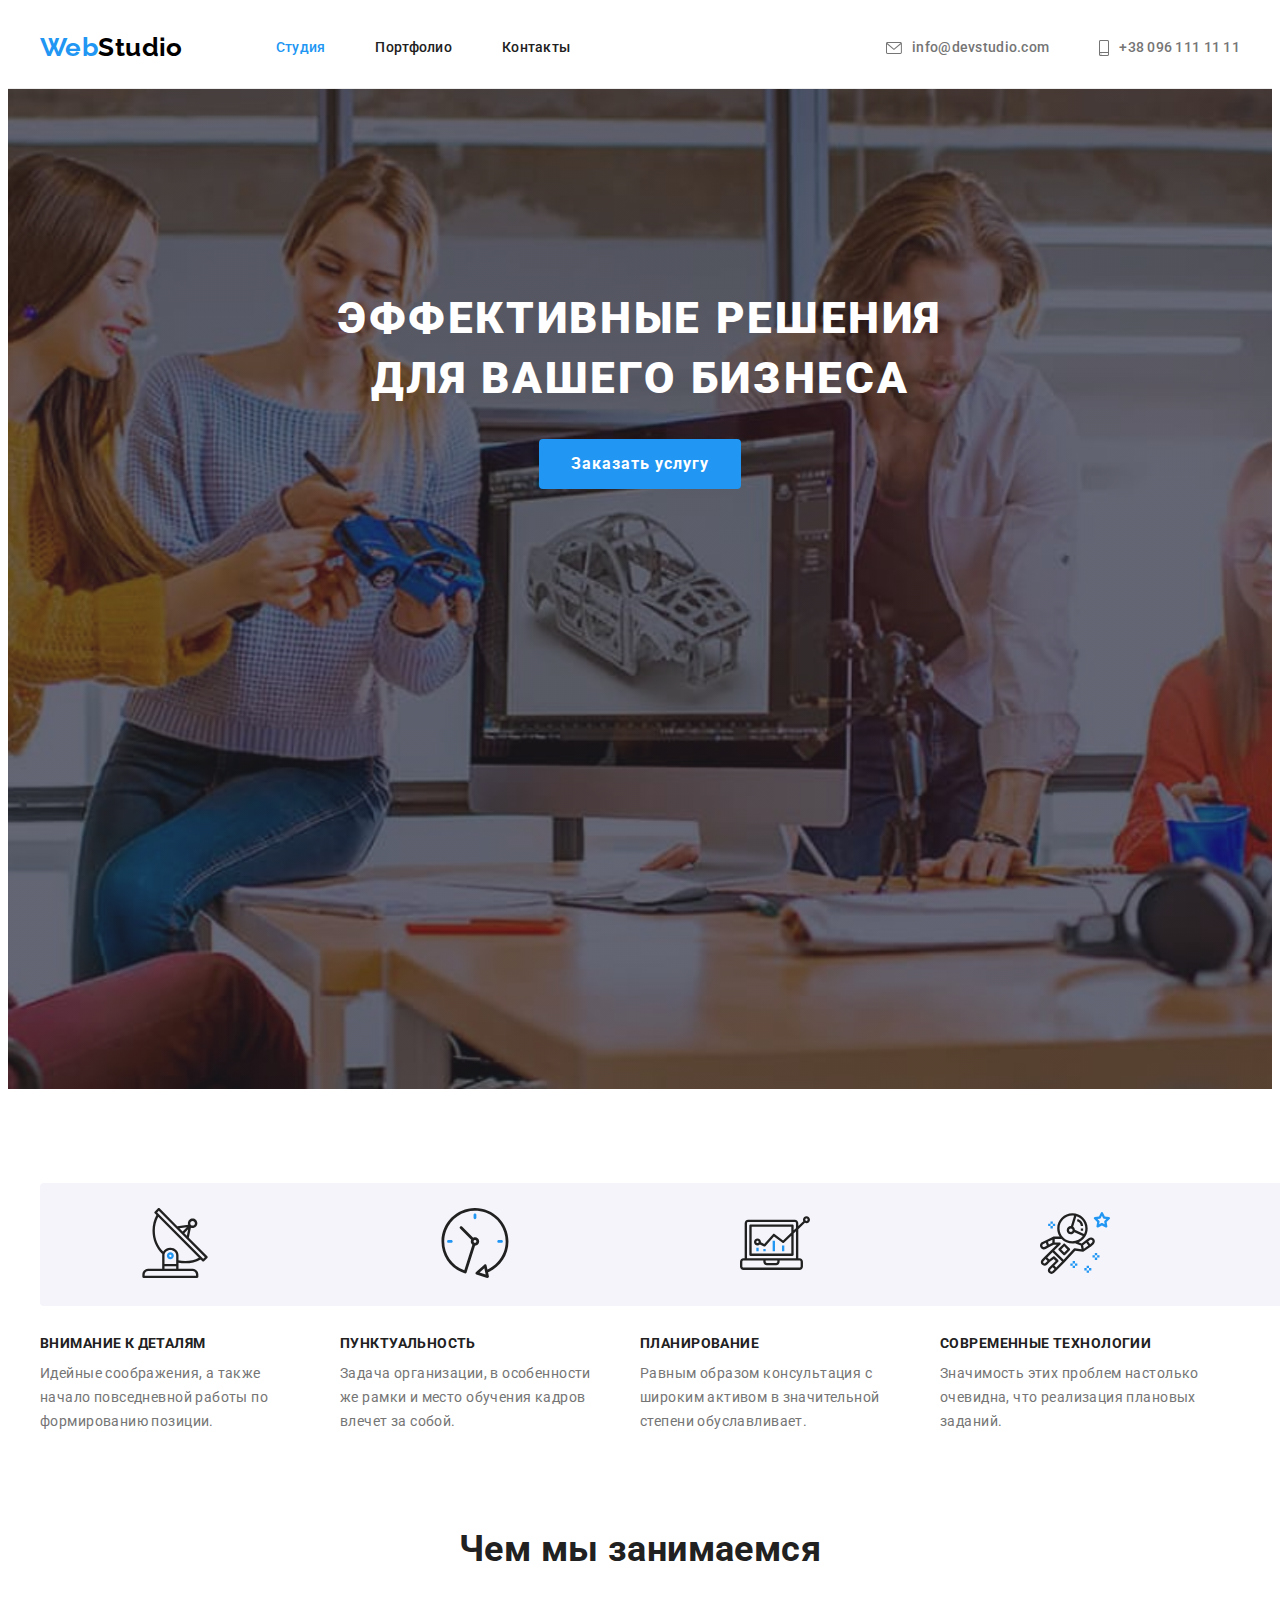
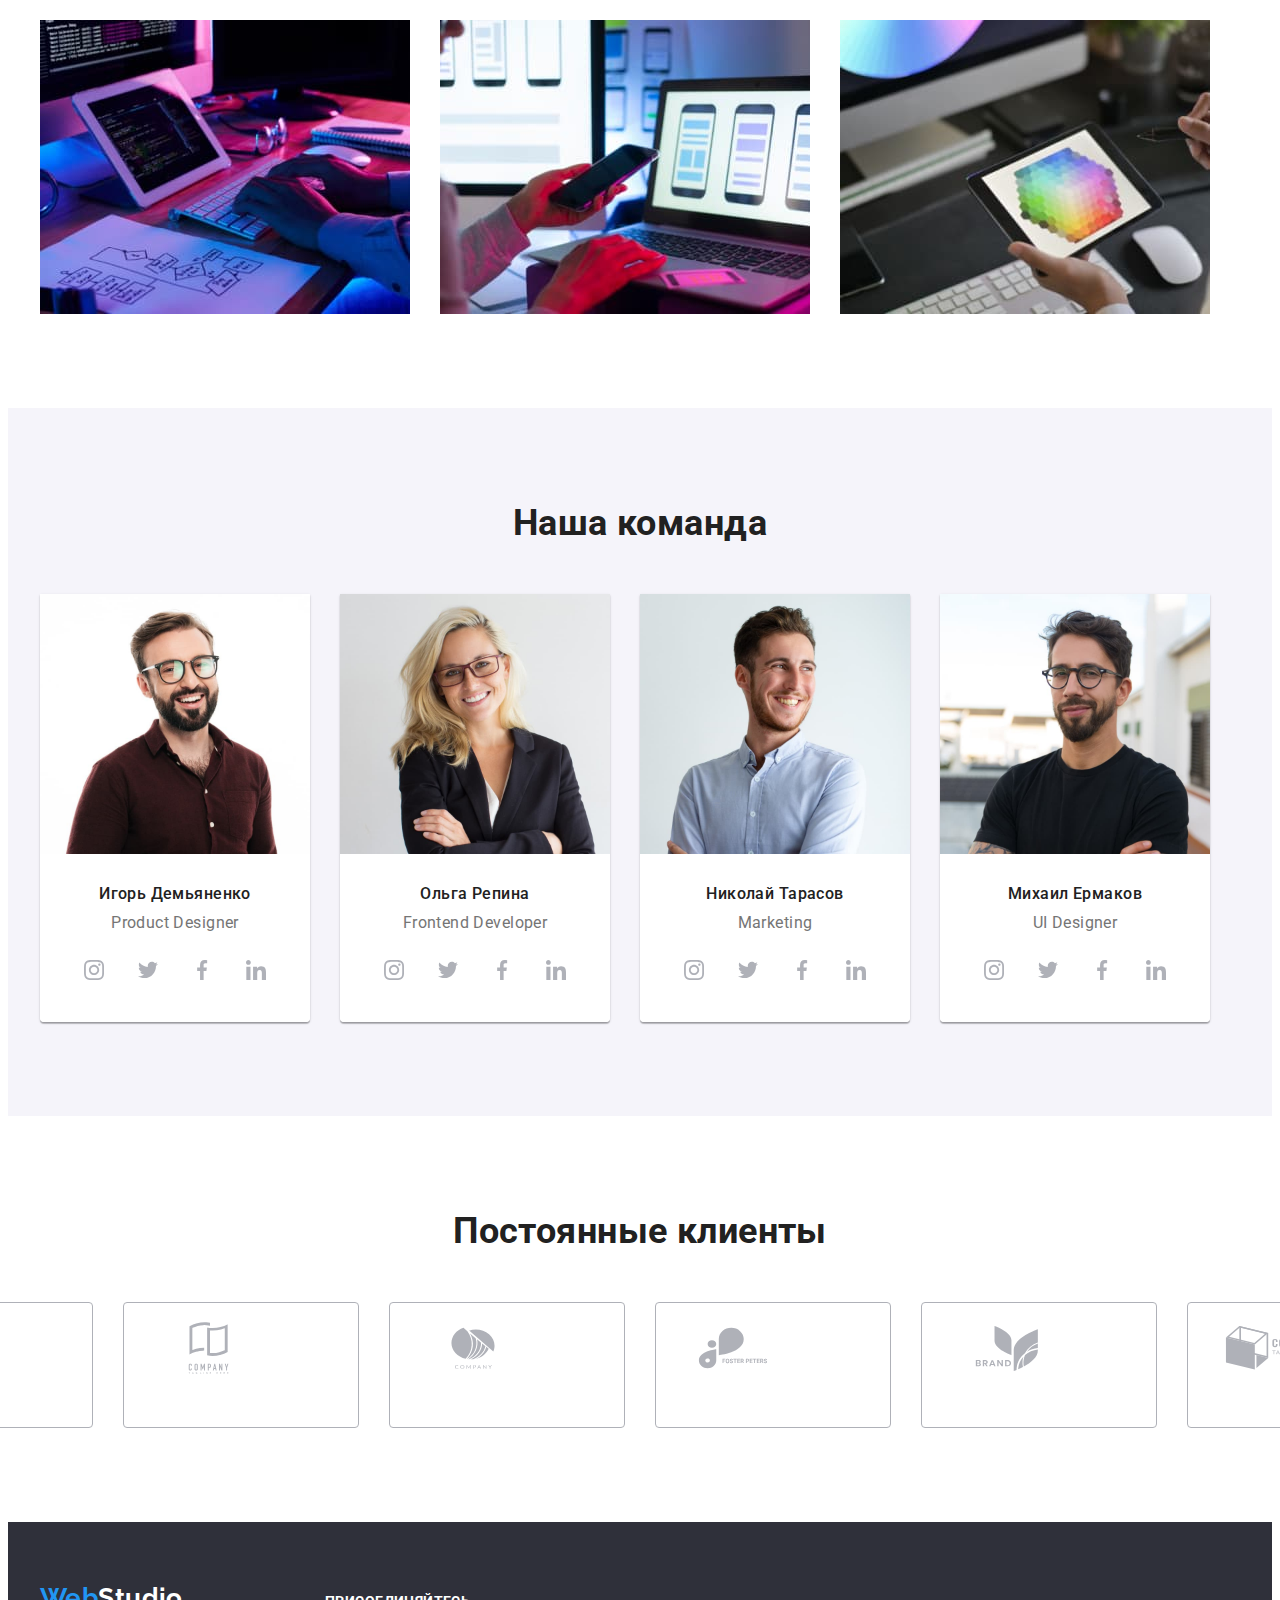
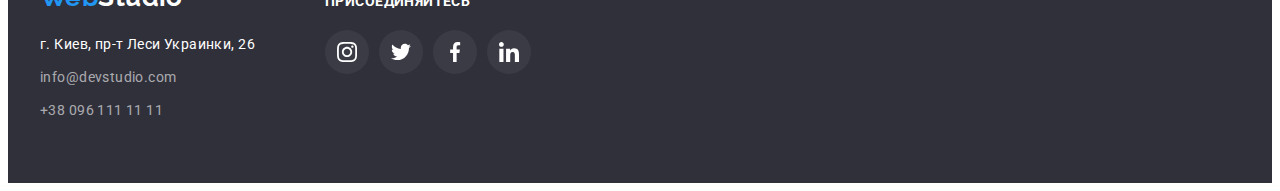
<file: index.html>
<!DOCTYPE html>
<html lang="ru">
  <head>
    <meta charset="UTF-8" />
    <meta http-equiv="X-UA-Compatible" content="IE=edge" />
    <meta name="viewport" content="width=device-width, initial-scale=1.0" />
    <title lang="en">WebStudio</title>
    <link rel="preconnect" href="https://fonts.googleapis.com" />
    <link rel="preconnect" href="https://fonts.gstatic.com" crossorigin />
    <link
      href="https://fonts.googleapis.com/css2?family=Raleway:wght@700&family=Roboto:wght@400;500;700;900&display=swap"
      rel="stylesheet"
    />
    <link
      rel="stylesheet"
      href="https://cdnjs.cloudflare.com/ajax/libs/modern-normalize/1.1.0/modern-normalize.min.css"
      integrity="sha512-wpPYUAdjBVSE4KJnH1VR1HeZfpl1ub8YT/NKx4PuQ5NmX2tKuGu6U/JRp5y+Y8XG2tV+wKQpNHVUX03MfMFn9Q=="
      crossorigin="anonymous"
      referrerpolicy="no-referrer"
    />
    <link rel="stylesheet" href="./css/styles.css" />
  </head>

  <body>
    <!--Шапка сайта-header-->
    <header class="header">
      <div class="container">
        <nav class="header-nav">
          <a href="./index.html" class="header-logo link"
            >Web<span class="header-logo-color">Studio</span>
          </a>
          <ul class="header-list list">
            <li class="header-list-item">
              <a class="header-link link current" href="./index.html">Студия</a>
            </li>
            <li class="header-list-item">
              <a class="header-link link" href="./portfolio.html">Портфолио</a>
            </li>
            <li class="header-list-item">
              <a class="header-link link" href="">Контакты</a>
            </li>
          </ul>
        </nav>
        <ul class="header-contacts list">
          <li class="header-contacts-item">
            <a class="header-mail link" href="mailto:info@devstudio.com">
              <svg class="header-mail-icon" width="16" height="12">
                <use href="./images/icons.svg#icon-envelope"></use>
              </svg>
              info@devstudio.com</a
            >
          </li>
          <li class="header-contacts-item">
            <a class="header-phone link" href="tel:+380961111111">
              <svg class="header-phone-icon" width="10" height="16">
                <use href="./images/icons.svg#icon-smartphone"></use>
              </svg>
              +38 096 111 11 11</a
            >
          </li>
        </ul>
      </div>
    </header>

    <!--Оснавная часть-main section-->
    <main>
      <!--Cекция Герой-Hero-->
      <section class="hero">
        <div class="container">
          <h1 class="hero-title">Эффективные решения для вашего бизнеса</h1>
          <button type="button" class="hero-button">Заказать услугу</button>
        </div>
      </section>

      <!--Секция Наши преимущества-->
      <section class="benefits section">
        <div class="container">
          <h2 class="benefits-main-title visually-hidden">Наши преимущества</h2>
          <ul class="benefits-list list">
            <li class="benefits-item">
              <div class="benefits-thumb">
                <svg class="benefits-icon" width="70" height="70">
                  <use href="./images/icons.svg#icon-antenna"></use>
                </svg>
              </div>
              <h3 class="benefits-secondary-title">Внимание к деталям</h3>
              <p class="benefits-text">
                Идейные соображения, а также начало повседневной работы по
                формированию позиции.
              </p>
            </li>
            <li class="benefits-item">
              <div class="benefits-thumb">
                <svg class="benefits-icon" width="70" height="70">
                  <use href="./images/icons.svg#icon-clock"></use>
                </svg>
              </div>
              <h3 class="benefits-secondary-title">Пунктуальность</h3>
              <p class="benefits-text">
                Задача организации, в особенности же рамки и место обучения
                кадров влечет за собой.
              </p>
            </li>
            <li class="benefits-item">
              <div class="benefits-thumb">
                <svg class="benefits-icon" width="70" height="70">
                  <use href="./images/icons.svg#icon-diagram"></use>
                </svg>
              </div>
              <h3 class="benefits-secondary-title">Планирование</h3>
              <p class="benefits-text">
                Равным образом консультация с широким активом в значительной
                степени обуславливает.
              </p>
            </li>
            <li class="benefits-item">
              <div class="benefits-thumb">
                <svg class="benefits-icon" width="70" height="70">
                  <use href="./images/icons.svg#icon-astronaut"></use>
                </svg>
              </div>
              <h3 class="benefits-secondary-title">Современные технологии</h3>
              <p class="benefits-text">
                Значимость этих проблем настолько очевидна, что реализация
                плановых заданий.
              </p>
            </li>
          </ul>
        </div>
      </section>

      <!--Секция Чем мы занимаемся-->
      <section class="speciality section">
        <div class="container">
          <h2 class="speciality-title">Чем мы занимаемся</h2>
          <ul class="speciality-list list">
            <li class="speciality-item">
              <img
                class="speciality-img"
                src="images/work-1.jpg"
                alt="Десктопные приложения"
                width="370"
                height="294"
              />
            </li>
            <li class="speciality-item">
              <img
                class="speciality-img"
                src="images/work-2.jpg"
                alt="Мобильные приложения"
                width="370"
                height="294"
              />
            </li>
            <li class="speciality-item">
              <img
                class="speciality-img"
                src="images/work-3.jpg"
                alt="Дизайнерские решения"
                width="370"
                height="294"
              />
            </li>
          </ul>
        </div>
      </section>

      <!--Секция Наша команда-->
      <section class="team section">
        <div class="container">
          <h2 class="team-main-title">Наша команда</h2>
          <ul class="team-list list">
            <li class="team-item">
              <img
                class="team-img"
                src="images/igor.jpg"
                alt="Игорь Демьяненко"
                width="270"
                height="260"
              />
              <div class="team-card">
                <h3 class="team-secondary-title">Игорь Демьяненко</h3>
                <p lang="en" class="team-text">Product Designer</p>
                <ul class="team-soc-list list">
                  <li class="team-soc-item">
                    <a href="" class="team-soc-link link">
                      <svg class="team-instagram-icon" width="20" height="20">
                        <use href="./images/icons.svg#icon-instagram"></use>
                      </svg>
                    </a>
                  </li>
                  <li class="team-soc-item">
                    <a href="" class="team-soc-link link">
                      <svg class="team-twitter-icon" width="20" height="20">
                        <use href="./images/icons.svg#icon-twitter"></use>
                      </svg>
                    </a>
                  </li>
                  <li class="team-soc-item">
                    <a href="" class="team-soc-link link">
                      <svg class="team-facebook-icon" width="20" height="20">
                        <use href="./images/icons.svg#icon-facebook"></use>
                      </svg>
                    </a>
                  </li>
                  <li class="team-soc-item">
                    <a href="" class="team-soc-link link">
                      <svg class="team-linkedin-icon" width="20" height="20">
                        <use href="./images/icons.svg#icon-linkedin"></use>
                      </svg>
                    </a>
                  </li>
                </ul>
              </div>
            </li>
            <li class="team-item">
              <img
                class="team-img"
                src="images/olga.jpg"
                alt="Ольга Репина"
                width="270"
                height="260"
              />
              <div class="team-card">
                <h3 class="team-secondary-title">Ольга Репина</h3>
                <p lang="en" class="team-text">Frontend Developer</p>
                <ul class="team-soc-list list">
                  <li class="team-soc-item">
                    <a href="" class="team-soc-link link">
                      <svg class="team-instagram-icon" width="20" height="20">
                        <use href="./images/icons.svg#icon-instagram"></use>
                      </svg>
                    </a>
                  </li>
                  <li class="team-soc-item">
                    <a href="" class="team-soc-link link">
                      <svg class="team-twitter-icon" width="20" height="20">
                        <use href="./images/icons.svg#icon-twitter"></use>
                      </svg>
                    </a>
                  </li>
                  <li class="team-soc-item">
                    <a href="" class="team-soc-link link">
                      <svg class="team-facebook-icon" width="20" height="20">
                        <use href="./images/icons.svg#icon-facebook"></use>
                      </svg>
                    </a>
                  </li>
                  <li class="team-soc-item">
                    <a href="" class="team-soc-link link">
                      <svg class="team-linkedin-icon" width="20" height="20">
                        <use href="./images/icons.svg#icon-linkedin"></use>
                      </svg>
                    </a>
                  </li>
                </ul>
              </div>
            </li>
            <li class="team-item">
              <img
                class="team-img"
                src="images/nikolay.jpg"
                alt="Николай Тарасов"
                width="270"
                height="260"
              />
              <div class="team-card">
                <h3 class="team-secondary-title">Николай Тарасов</h3>
                <p lang="en" class="team-text">Marketing</p>
                <ul class="team-soc-list list">
                  <li class="team-soc-item">
                    <a href="" class="team-soc-link link">
                      <svg class="team-instagram-icon" width="20" height="20">
                        <use href="./images/icons.svg#icon-instagram"></use>
                      </svg>
                    </a>
                  </li>
                  <li class="team-soc-item">
                    <a href="" class="team-soc-link link">
                      <svg class="team-twitter-icon" width="20" height="20">
                        <use href="./images/icons.svg#icon-twitter"></use>
                      </svg>
                    </a>
                  </li>
                  <li class="team-soc-item">
                    <a href="" class="team-soc-link link">
                      <svg class="team-facebook-icon" width="20" height="20">
                        <use href="./images/icons.svg#icon-facebook"></use>
                      </svg>
                    </a>
                  </li>
                  <li class="team-soc-item">
                    <a href="" class="team-soc-link link">
                      <svg class="team-linkedin-icon" width="20" height="20">
                        <use href="./images/icons.svg#icon-linkedin"></use>
                      </svg>
                    </a>
                  </li>
                </ul>
              </div>
            </li>
            <li class="team-item">
              <img
                class="team-img"
                src="images/michael.jpg"
                alt="Михаил Ермаков"
                width="270"
                height="260"
              />
              <div class="team-card">
                <h3 class="team-secondary-title">Михаил Ермаков</h3>
                <p lang="en" class="team-text">UI Designer</p>
                <ul class="team-soc-list list">
                  <li class="team-soc-item">
                    <a href="" class="team-soc-link link">
                      <svg class="team-instagram-icon" width="20" height="20">
                        <use href="./images/icons.svg#icon-instagram"></use>
                      </svg>
                    </a>
                  </li>
                  <li class="team-soc-item">
                    <a href="" class="team-soc-link link">
                      <svg class="team-twitter-icon" width="20" height="20">
                        <use href="./images/icons.svg#icon-twitter"></use>
                      </svg>
                    </a>
                  </li>
                  <li class="team-soc-item">
                    <a href="" class="team-soc-link link">
                      <svg class="team-facebook-icon" width="20" height="20">
                        <use href="./images/icons.svg#icon-facebook"></use>
                      </svg>
                    </a>
                  </li>
                  <li class="team-soc-item">
                    <a href="" class="team-soc-link link">
                      <svg class="team-linkedin-icon" width="20" height="20">
                        <use href="./images/icons.svg#icon-linkedin"></use>
                      </svg>
                    </a>
                  </li>
                </ul>
              </div>
            </li>
          </ul>
        </div>
      </section>
    </main>

    <!--Секция Постоянные клиенты-->
    <section class="clients section">
      <div class="container">
        <h2 class="clients-title">Постоянные клиенты</h2>
        <ul class="clients-list list">
          <li class="clients-item">
            <a href="" class="clients-link link">
              <svg class="clients-icon" width="106" height="60">
                <use href="./images/icons.svg#icon-Logo1"></use>
              </svg>
            </a>
          </li>
          <li class="clients-item">
            <a href="" class="clients-link link">
              <svg class="clients-icon" width="106" height="60">
                <use href="./images/icons.svg#icon-Logo2"></use>
              </svg>
            </a>
          </li>
          <li class="clients-item">
            <a href="" class="clients-link link">
              <svg class="clients-icon" width="106" height="60">
                <use href="./images/icons.svg#icon-Logo3"></use>
              </svg>
            </a>
          </li>
          <li class="clients-item">
            <a href="" class="clients-link link">
              <svg class="clients-icon" width="106" height="60">
                <use href="./images/icons.svg#icon-Logo4"></use>
              </svg>
            </a>
          </li>
          <li class="clients-item">
            <a href="" class="clients-link link">
              <svg class="clients-icon" width="106" height="60">
                <use href="./images/icons.svg#icon-Logo5"></use>
              </svg>
            </a>
          </li>
          <li class="clients-item">
            <a href="" class="clients-link link">
              <svg class="clients-icon" width="106" height="60">
                <use href="./images/icons.svg#icon-Logo6"></use>
              </svg>
            </a>
          </li>
        </ul>
      </div>
    </section>

    <!--Подвал сайта-Footer-->
    <footer class="footer">
      <div class="container">
        <div class="footer-contacts">
          <h2 class="footer-contacts-title visually-hidden">Контакты</h2>
          <a href="./index.html" class="footer-logo link"
            >Web<span class="footer-logo-color">Studio</span></a
          >
          <address class="footer-address">
            <ul class="footer-list list">
              <li class="footer-item">
                <a
                  class="footer-item-address link"
                  href="https://goo.gl/maps/ScY4iCvfYyfJTP7n7"
                  target="_blank"
                  rel="noreferrer noopener nofollow"
                  >г. Киев, пр-т Леси Украинки, 26</a
                >
              </li>
              <li class="footer-item">
                <a
                  class="footer-item-mail link"
                  href="mailto:info@devstudio.com"
                  >info@devstudio.com</a
                >
              </li>
              <li class="footer-item">
                <a class="footer-item-phone link" href="tel:+380961111111"
                  >+38 096 111 11 11</a
                >
              </li>
            </ul>
          </address>
        </div>
        <div class="footer-join">
          <h2 class="footer-join-title">Присоединяйтесь</h2>
          <ul class="footer-soc-list list">
            <li class="footer-soc-item">
              <a href="" class="footer-soc-link link">
                <svg class="footer-instagram-icon" width="20" height="20">
                  <use href="./images/icons.svg#icon-instagram"></use>
                </svg>
              </a>
            </li>
            <li class="footer-soc-item">
              <a href="" class="footer-soc-link link">
                <svg class="footer-twitter-icon" width="20" height="20">
                  <use href="./images/icons.svg#icon-twitter"></use>
                </svg>
              </a>
            </li>
            <li class="footer-soc-item">
              <a href="" class="footer-soc-link link">
                <svg class="footer-facebook-icon" width="20" height="20">
                  <use href="./images/icons.svg#icon-facebook"></use>
                </svg>
              </a>
            </li>
            <li class="footer-soc-item">
              <a href="" class="footer-soc-link link">
                <svg class="footer-linkedin-icon" width="20" height="20">
                  <use href="./images/icons.svg#icon-linkedin"></use>
                </svg>
              </a>
            </li>
          </ul>
        </div>
      </div>
    </footer>
  </body>
</html>
</file>
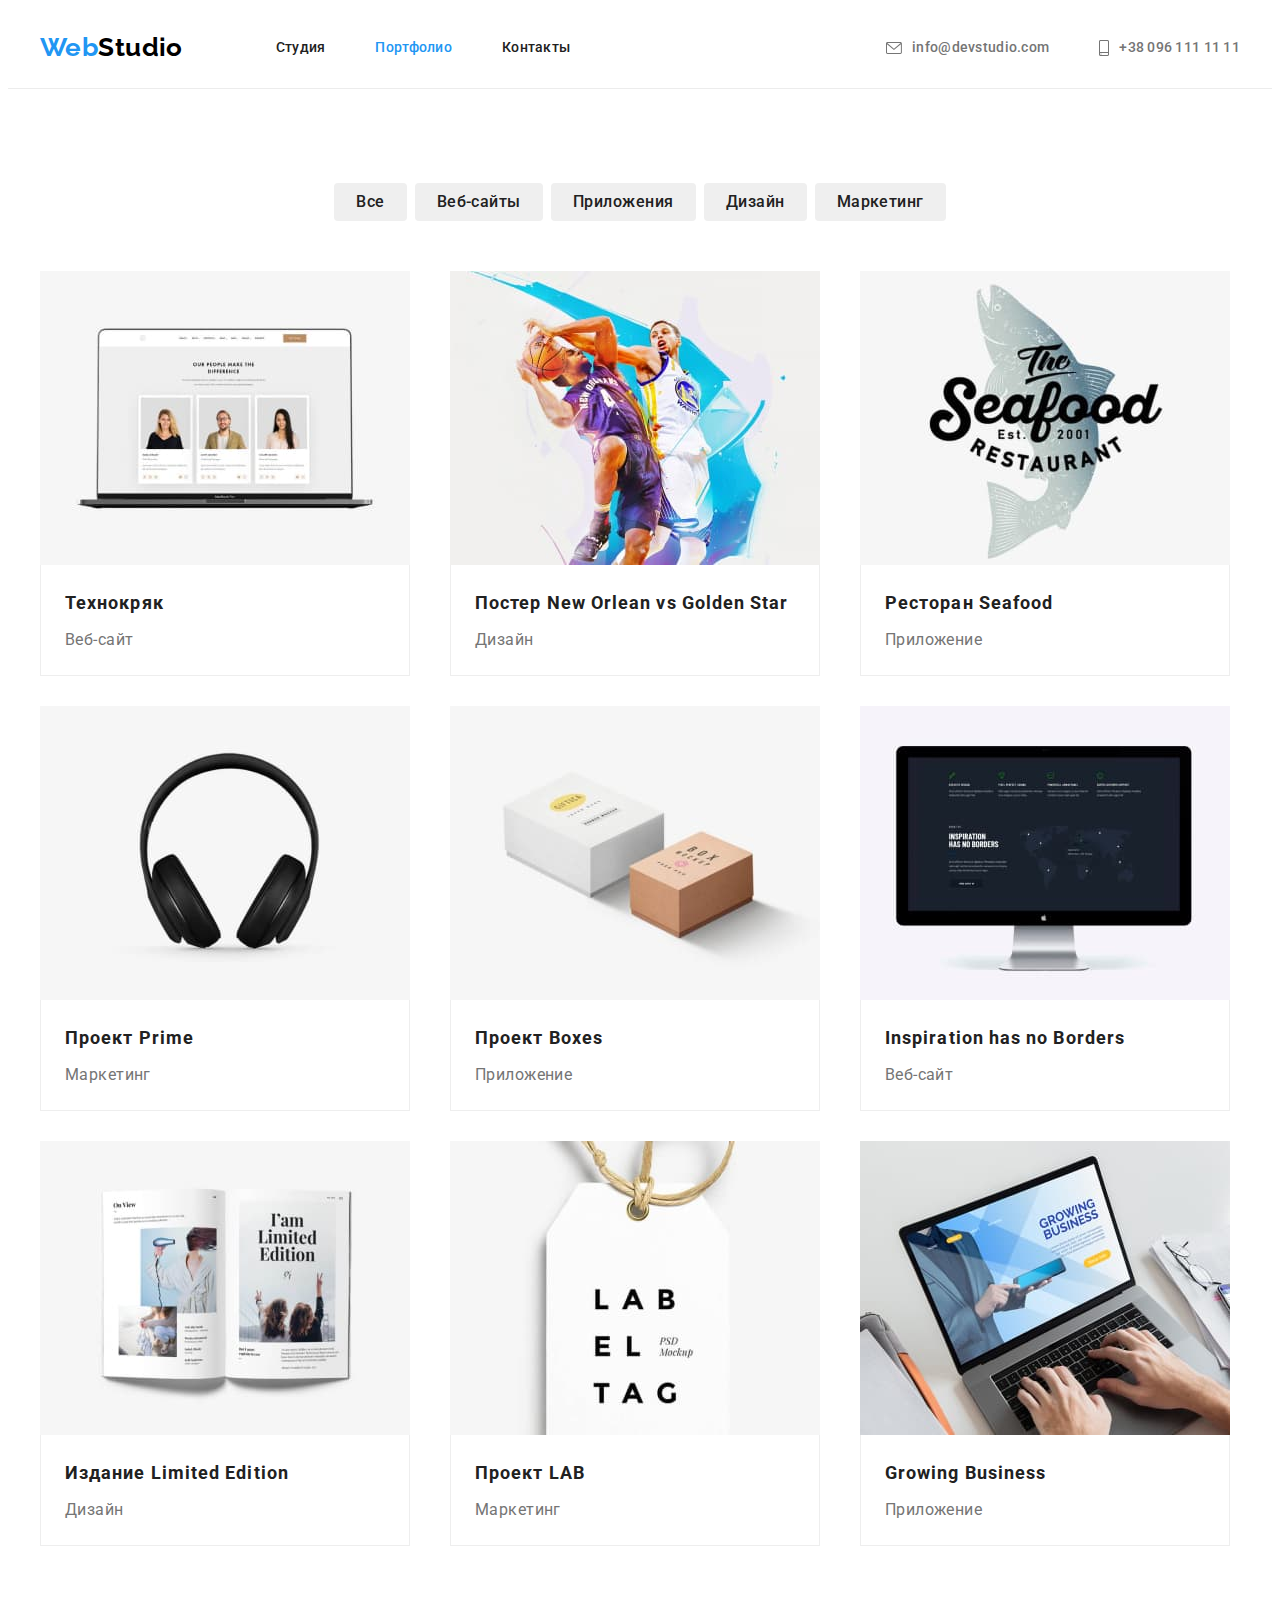
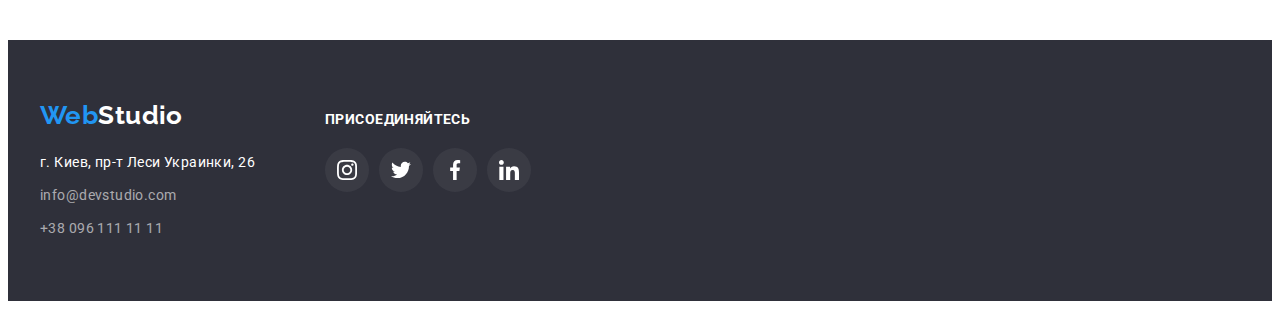
<file: portfolio.html>
<!DOCTYPE html>
<html lang="ru">
  <head>
    <meta charset="UTF-8" />
    <meta http-equiv="X-UA-Compatible" content="IE=edge" />
    <meta name="viewport" content="width=device-width, initial-scale=1.0" />
    <title lang="en">Portfolio</title>
    <link rel="preconnect" href="https://fonts.googleapis.com" />
    <link rel="preconnect" href="https://fonts.gstatic.com" crossorigin />
    <link
      href="https://fonts.googleapis.com/css2?family=Raleway:wght@700&family=Roboto:wght@400;500;700;900&display=swap"
      rel="stylesheet"
    />
    <link
      rel="stylesheet"
      href="https://cdnjs.cloudflare.com/ajax/libs/modern-normalize/1.1.0/modern-normalize.min.css"
      integrity="sha512-wpPYUAdjBVSE4KJnH1VR1HeZfpl1ub8YT/NKx4PuQ5NmX2tKuGu6U/JRp5y+Y8XG2tV+wKQpNHVUX03MfMFn9Q=="
      crossorigin="anonymous"
      referrerpolicy="no-referrer"
    />
    <link rel="stylesheet" href="./css/styles.css" />
  </head>

  <body>
    <!--Шапка сайта-header-->
    <header class="header">
      <div class="container">
        <nav class="header-nav">
          <a href="./index.html" class="header-logo link"
            >Web<span class="header-logo-color">Studio</span>
          </a>
          <ul class="header-list list">
            <li class="header-list-item">
              <a class="header-link link" href="./index.html">Студия</a>
            </li>
            <li class="header-list-item">
              <a class="header-link link current" href="./portfolio.html"
                >Портфолио</a
              >
            </li>
            <li class="header-list-item">
              <a class="header-link link" href="">Контакты</a>
            </li>
          </ul>
        </nav>
        <ul class="header-contacts list">
          <li class="header-contacts-item">
            <a class="header-mail link" href="mailto:info@devstudio.com">
              <svg class="header-mail-icon" width="16" height="12">
                <use href="./images/icons.svg#icon-envelope"></use>
              </svg>
              info@devstudio.com</a
            >
          </li>
          <li class="header-contacts-item">
            <a class="header-phone link" href="tel:+380961111111">
              <svg class="header-phone-icon" width="10" height="16">
                <use href="./images/icons.svg#icon-smartphone"></use>
              </svg>
              +38 096 111 11 11</a
            >
          </li>
        </ul>
      </div>
    </header>

    <!--Оснавная часть-main section-->
    <main>
      <!--Cекция Portfolio-->
      <section class="portfolio section">
        <div class="container">
          <h1 class="portfolio-title visually-hidden">Наши работы</h1>

          <ul class="portfolio-filter list">
            <li class="portfolio-filter-item">
              <button type="button" class="portfolio-button">Все</button>
            </li>
            <li class="portfolio-filter-item">
              <button type="button" class="portfolio-button">Веб-сайты</button>
            </li>
            <li class="portfolio-filter-item">
              <button type="button" class="portfolio-button">Приложения</button>
            </li>
            <li class="portfolio-filter-item">
              <button type="button" class="portfolio-button">Дизайн</button>
            </li>
            <li class="portfolio-filter-item">
              <button type="button" class="portfolio-button">Маркетинг</button>
            </li>
          </ul>

          <ul class="portfolio-list list">
            <li class="portfolio-item">
              <a class="portfolio-card link" href="">
                <div class="portfolio-thumb">
                  <img src="images/technoquack.jpg" alt="Технокряк" />
                </div>

                <div class="portfolio-content">
                  <h2 class="porfolio-secondary-title">Технокряк</h2>
                  <p class="portfolio-text">Веб-сайт</p>
                </div>
              </a>
            </li>

            <li class="portfolio-item">
              <a class="portfolio-card link" href="">
                <div class="portfolio-thumb">
                  <img
                    src="images/new-orlean-vs-golden-star.jpg"
                    alt="Постер New Orlean vs Golden Star"
                  />
                </div>

                <div class="portfolio-content">
                  <h2 class="porfolio-secondary-title">
                    Постер New Orlean vs Golden Star
                  </h2>
                  <p class="portfolio-text">Дизайн</p>
                </div>
              </a>
            </li>

            <li class="portfolio-item">
              <a class="portfolio-card link" href="">
                <div class="portfolio-thumb">
                  <img
                    src="images/restaurant-seafood.jpg"
                    alt="Ресторан Seafood"
                  />
                </div>

                <div class="portfolio-content">
                  <h2 class="porfolio-secondary-title">Ресторан Seafood</h2>
                  <p class="portfolio-text">Приложение</p>
                </div>
              </a>
            </li>

            <li class="portfolio-item">
              <a class="portfolio-card link" href="">
                <div class="portfolio-thumb">
                  <img src="images/project-prime.jpg" alt="Проект Prime" />
                </div>

                <div class="portfolio-content">
                  <h2 class="porfolio-secondary-title">Проект Prime</h2>
                  <p class="portfolio-text">Маркетинг</p>
                </div>
              </a>
            </li>

            <li class="portfolio-item">
              <a class="portfolio-card link" href="">
                <div class="portfolio-thumb">
                  <img src="images/project-boxes.jpg" alt="Проект Boxes" />
                </div>

                <div class="portfolio-content">
                  <h2 class="porfolio-secondary-title">Проект Boxes</h2>
                  <p class="portfolio-text">Приложение</p>
                </div>
              </a>
            </li>

            <li class="portfolio-item">
              <a class="portfolio-card link" href="">
                <div class="portfolio-thumb">
                  <img
                    src="images/inspiration-has-no-borders.jpg"
                    alt="Inspiration has no Borders"
                  />
                </div>

                <div class="portfolio-content">
                  <h2 class="porfolio-secondary-title">
                    Inspiration has no Borders
                  </h2>
                  <p class="portfolio-text">Веб-сайт</p>
                </div>
              </a>
            </li>

            <li class="portfolio-item">
              <a class="portfolio-card link" href="">
                <div class="portfolio-thumb">
                  <img
                    src="images/limited-edition.jpg"
                    alt="Издание Limited Edition"
                  />
                </div>

                <div class="portfolio-content">
                  <h2 class="porfolio-secondary-title">
                    Издание Limited Edition
                  </h2>
                  <p class="portfolio-text">Дизайн</p>
                </div>
              </a>
            </li>

            <li class="portfolio-item">
              <a class="portfolio-card link" href="">
                <div class="portfolio-thumb">
                  <img src="images/project-lab.jpg" alt="Проект LAB" />
                </div>

                <div class="portfolio-content">
                  <h2 class="porfolio-secondary-title">Проект LAB</h2>
                  <p class="portfolio-text">Маркетинг</p>
                </div>
              </a>
            </li>

            <li class="portfolio-item">
              <a class="portfolio-card link" href="">
                <div class="portfolio-thumb">
                  <img
                    class="portfolio-img"
                    src="images/growing-business.jpg"
                    alt="Growing Business"
                  />
                </div>

                <div class="portfolio-content">
                  <h2 class="porfolio-secondary-title">Growing Business</h2>
                  <p class="portfolio-text">Приложение</p>
                </div>
              </a>
            </li>
          </ul>
        </div>
      </section>
    </main>

    <!--Подвал сайта-Footer-->
    <footer class="footer">
      <div class="container">
        <div class="footer-contacts">
          <h2 class="footer-contacts-title visually-hidden">Контакты</h2>
          <a href="./index.html" class="footer-logo link"
            >Web<span class="footer-logo-color">Studio</span></a
          >
          <address class="footer-address">
            <ul class="footer-list list">
              <li class="footer-item">
                <a
                  class="footer-item-address link"
                  href="https://goo.gl/maps/ScY4iCvfYyfJTP7n7"
                  target="_blank"
                  rel="noreferrer noopener nofollow"
                  >г. Киев, пр-т Леси Украинки, 26</a
                >
              </li>
              <li class="footer-item">
                <a
                  class="footer-item-mail link"
                  href="mailto:info@devstudio.com"
                  >info@devstudio.com</a
                >
              </li>
              <li class="footer-item">
                <a class="footer-item-phone link" href="tel:+380961111111"
                  >+38 096 111 11 11</a
                >
              </li>
            </ul>
          </address>
        </div>
        <div class="footer-join">
          <h2 class="footer-join-title">Присоединяйтесь</h2>
          <ul class="footer-soc-list list">
            <li class="footer-soc-item">
              <a href="" class="footer-soc-link link">
                <svg class="footer-instagram-icon" width="20" height="20">
                  <use href="./images/icons.svg#icon-instagram"></use>
                </svg>
              </a>
            </li>
            <li class="footer-soc-item">
              <a href="" class="footer-soc-link link">
                <svg class="footer-twitter-icon" width="20" height="20">
                  <use href="./images/icons.svg#icon-twitter"></use>
                </svg>
              </a>
            </li>
            <li class="footer-soc-item">
              <a href="" class="footer-soc-link link">
                <svg class="footer-facebook-icon" width="20" height="20">
                  <use href="./images/icons.svg#icon-facebook"></use>
                </svg>
              </a>
            </li>
            <li class="footer-soc-item">
              <a href="" class="footer-soc-link link">
                <svg class="footer-linkedin-icon" width="20" height="20">
                  <use href="./images/icons.svg#icon-linkedin"></use>
                </svg>
              </a>
            </li>
          </ul>
        </div>
      </div>
    </footer>
  </body>
</html>
</file>
<file: css/styles.css>
:root {
  --main-color: #212121;
  --used-color: #ffffff;
  --used-transparent-color: rgba(255, 255, 255, 0.6);
  --accent-color: #2196f3;
  --body-color: #757575;
  --border-color: #eeeeee;
  --icon-color: #afb1b8;
  --main-gap: 30px;
  --title-gap: 50px;
}

body {
  font-family: "Roboto", "Raleway", sans-serif;
  letter-spacing: 0.03em;
  font-size: 14px;
  background-color: var(--used-color);
  color: var(--body-color);
}

p,
h1,
h2,
h3,
h4,
h5,
h6 {
  margin: 0;
}

button {
  cursor: pointer;
}

img {
  display: block;
  width: 100%;
  height: auto;
}

.container {
  width: 1200px;
  margin-left: auto;
  margin-right: auto;
  padding-left: 15px;
  padding-right: 15px;
}

.section {
  padding-top: 94px;
  padding-bottom: 94px;
}

.link {
  text-decoration: none;
}

.list {
  list-style: none;
  margin: 0;
  padding-left: 0;
}

.visually-hidden {
  position: absolute;
  white-space: nowrap;
  width: 1px;
  height: 1px;
  overflow: hidden;
  border: 0;
  padding: 0;
  clip: rect(0 0 0 0);
  clip-path: inset(50%);
  margin: -1px;
}

/*------------------------------------------------------------------Шапка сайта-header------------------------------------------------------------------*/

.header {
  border-bottom: 1px solid #ececec;
}

.header .container,
.header-nav,
.header-list,
.header-contacts {
  display: flex;
  align-items: center;
}

.header-contacts {
  margin-left: auto;
}

.header-logo {
  margin-right: 93px;
  padding-top: 24px;
  padding-bottom: 25px;

  font-family: "Raleway", "Roboto", sans-serif;
  font-weight: 700;
  font-size: 26px;
  line-height: 1.19;
  color: var(--accent-color);
}

.header-logo-color {
  color: #000000;
}

.header-list-item:not(:last-child),
.header-contacts-item:not(:last-child) {
  margin-right: 50px;
}

.header-link,
.header-mail,
.header-phone {
  padding-top: 32px;
  padding-bottom: 32px;

  font-weight: 500;
  line-height: 1.14;
  letter-spacing: 0.02em;
}

.header-link {
  display: block;
  color: var(--main-color);
}

.current {
  color: var(--accent-color);
}

.header-mail,
.header-phone {
  display: flex;
  justify-content: center;
  align-items: center;
  color: var(--body-color);
}

.header-mail-icon,
.header-phone-icon {
  fill: currentColor;
  margin-right: 10px;
}

.header-link:hover,
.header-mail:hover,
.header-phone:hover,
.header-link:focus,
.header-mail:focus,
.header-phone:focus {
  color: var(--accent-color);
  fill: var(--accent-color);
}

/*------------------------------------------------------------------index.html------------------------------------------------------------------*/
/*--Оснавная часть-main section-->*/

/*------------Cекция Герой-Hero------------*/

.hero {
  padding-top: 200px;
  padding-bottom: 200px;

  height: 600px;
  max-width: 1600px;
  margin-left: auto;
  margin-right: auto;

  background-color: #c4c4c4;
  background-image: linear-gradient(
      to right,
      rgba(47, 48, 58, 0.4),
      rgba(47, 48, 58, 0.4)
    ),
    url(../images/hero.jpg);
  background-repeat: no-repeat;
  background-position: center;
  background-size: cover;
  text-align: center;
}

.hero-title {
  margin-left: auto;
  margin-right: auto;
  margin-bottom: var(--main-gap);
  max-width: 700px;

  font-weight: 900;
  font-size: 44px;
  line-height: 1.36;
  letter-spacing: 0.06em;
  text-transform: uppercase;
  color: var(--used-color);
}

.hero-button {
  margin-left: auto;
  margin-right: auto;
  padding-top: 10px;
  padding-right: 32px;
  padding-bottom: 10px;
  padding-left: 32px;
  min-width: 200px;
  border-radius: 4px;

  font-family: inherit;
  font-weight: 700;
  font-size: 16px;
  line-height: 1.88;
  display: flex;
  align-items: center;
  letter-spacing: 0.06em;
  border-style: none;
  background-color: var(--accent-color);
  color: var(--used-color);
}

/*------------Секция Наши преимущества------------*/

.benefits-list {
  display: flex;
}

.benefits-item {
  width: 270px;
}

.benefits-item:not(:last-child) {
  margin-right: var(--main-gap);
}

.benefits-thumb {
  margin-bottom: var(--main-gap);
  padding: 25px 100px;

  width: 270px;
  background-color: #f5f4fa;
  border-radius: 4px;
}

.benefits-secondary-title {
  margin-bottom: 10px;

  font-size: 14px;
  line-height: 1.14;
  text-transform: uppercase;
  color: var(--main-color);
}

.benefits-text {
  line-height: 1.71;
}

/*------------Секция Чем мы занимаемся------------*/

.speciality {
  padding-top: 0;
}

.speciality-title {
  margin-bottom: var(--title-gap);

  font-size: 36px;
  line-height: 1.17;
  text-align: center;
  color: var(--main-color);
}

.speciality-list {
  display: flex;
}

.speciality-item:not(:last-child) {
  margin-right: var(--main-gap);
}

.speciality-img {
  width: 370px;
}

/*------------Секция Наша команда------------*/

.team {
  background-color: #f5f4fa;
  text-align: center;
}

.team-main-title {
  margin-bottom: var(--title-gap);

  font-size: 36px;
  line-height: 1.17;
  color: var(--main-color);
}

.team-list {
  display: flex;
}

.team-item {
  width: 270px;
  box-shadow: 0px 1px 3px rgba(0, 0, 0, 0.12), 0px 1px 1px rgba(0, 0, 0, 0.14),
    0px 2px 1px rgba(0, 0, 0, 0.2);
  border-radius: 0px 0px 4px 4px;
}

.team-item:not(:last-child) {
  margin-right: var(--main-gap);
}

.team-card {
  padding-top: var(--main-gap);
  padding-bottom: var(--main-gap);
  background-color: var(--used-color);
  border-radius: 0px 0px 4px 4px;
}

.team-text {
  margin-bottom: 16px;

  font-size: 16px;
  line-height: 1.19;
}

.team-secondary-title {
  margin-bottom: 10px;

  font-size: 16px;
  line-height: 1.19;
  font-weight: 500;
  color: var(--main-color);
}

.team-soc-list {
  display: flex;
  justify-content: center;
}

.team-soc-item:not(:last-child) {
  margin-right: 10px;
}

.team-soc-link {
  display: flex;
  width: 44px;
  height: 44px;
  background-color: var(--used-color);
  border-radius: 50%;
  justify-content: center;
  align-items: center;
  color: var(--icon-color);
}

.team-instagram-icon,
.team-twitter-icon,
.team-facebook-icon,
.team-linkedin-icon {
  fill: currentColor;
}

.team-soc-link:hover,
.team-soc-link:focus {
  background-color: var(--accent-color);
  color: var(--used-color);
}

/*------------Секция Постоянные клиенты------------*/

.clients-title {
  margin-bottom: var(--title-gap);

  font-size: 36px;
  line-height: 1.17;
  color: var(--main-color);
  text-align: center;
}

.clients-list {
  display: flex;
  justify-content: center;
}

.clients-item:not(:last-child) {
  margin-right: var(--main-gap);
}

.clients-link {
  display: block;
  width: 170px;
  height: 92px;
  border: 1px solid var(--icon-color);
  border-radius: 4px;
  justify-content: center;
  align-items: center;
  padding: 16px 32px;
  color: var(--icon-color);
}

.clients-icon {
  fill: currentColor;
}

.clients-link:hover,
.clients-link:focus {
  border-color: var(--accent-color);
  color: var(--accent-color);
}

/*------------------------------------------------------------------portfolio.html------------------------------------------------------------------*/
/*--Оснавная часть-main section-->*/

/*------------Cекция Portfolio------------*/

.portfolio-filter {
  display: flex;
  margin-bottom: var(--title-gap);
  justify-content: center;
}

.portfolio-button {
  padding-top: 6px;
  padding-right: 22px;
  padding-bottom: 6px;
  padding-left: 22px;
  align-items: center;
  border-radius: 4px;

  font-family: inherit;
  font-weight: 500;
  font-size: 16px;
  line-height: 1.63;
  text-align: center;
  letter-spacing: 0.03em;
  border-style: none;
  color: var(--main-color);
}

.portfolio-filter-item:not(:last-child) {
  margin-right: 8px;
}

.portfolio-button:hover,
.portfolio-button:focus {
  color: var(--used-color);
  background-color: var(--accent-color);
  box-shadow: 0px 3px 1px rgba(0, 0, 0, 0.1), 0px 1px 2px rgba(0, 0, 0, 0.08),
    0px 2px 2px rgba(0, 0, 0, 0.12);
}

.portfolio-list {
  display: flex;
  flex-wrap: wrap;
  margin-right: calc(-1 * var(--main-gap));
  margin-bottom: calc(-1 * var(--main-gap));
}

.portfolio-item {
  flex-basis: calc(100% / 3 - 30px);
  margin-right: var(--main-gap);
  margin-bottom: var(--main-gap);
}

.portfolio-content {
  padding: 20px 24px;
  background-color: var(--used-color);
  border-left: 1px solid var(--border-color);
  border-right: 1px solid var(--border-color);
  border-bottom: 1px solid var(--border-color);
}

.portfolio-card {
  max-width: 370px;
  display: block;
}

.portfolio-card:hover,
.portfolio-card:focus {
  box-shadow: 0px 1px 1px rgba(0, 0, 0, 0.12), 0px 4px 4px rgba(0, 0, 0, 0.06),
    1px 4px 6px rgba(0, 0, 0, 0.16);
}

.porfolio-secondary-title {
  margin-bottom: 4px;

  font-size: 18px;
  line-height: 2;
  letter-spacing: 0.06em;
  color: var(--main-color);
}

.portfolio-text {
  font-size: 16px;
  line-height: 1.88;
  color: var(--body-color);
}

/*------------------------------------------------------------------Подвал сайта-Footer------------------------------------------------------------------*/

.footer {
  background-color: #2f303a;
}

.footer .container {
  display: flex;
}

.footer-contacts {
  padding-top: 60px;
  padding-bottom: 60px;
}

.footer-logo {
  display: inline-block;
  margin-bottom: 20px;

  font-family: "Raleway", sans-serif;
  font-weight: 700;
  font-size: 26px;
  line-height: 1.19;
  color: var(--accent-color);
}

.footer-logo-color {
  color: var(--used-color);
}

.footer-item:not(:last-child) {
  margin-bottom: 9px;
}

.footer-item-address,
.footer-item-mail,
.footer-item-phone {
  font-weight: 400;
  font-style: normal;
  line-height: 1.71;
}

.footer-item-address {
  color: var(--used-color);
}

.footer-item-mail,
.footer-item-phone {
  color: var(--used-transparent-color);
}

.footer-item-mail:hover,
.footer-item-phone:hover,
.footer-item-mail:focus,
.footer-item-phone:focus {
  color: var(--used-color);
}

.footer-join {
  margin-left: 70px;
  padding-top: 72px;
  padding-bottom: 100px;
}

.footer-join-title {
  margin-bottom: 20px;

  font-size: 14px;
  line-height: 1.14;
  text-transform: uppercase;
  color: var(--used-color);
}

.footer-soc-list {
  display: flex;
  justify-content: center;
}

.footer-soc-item:not(:last-child) {
  margin-right: 10px;
}

.footer-soc-link {
  display: flex;
  width: 44px;
  height: 44px;
  background-color: #ffffff0e;
  border-radius: 50%;
  justify-content: center;
  align-items: center;
  color: var(--used-color);
}

.footer-instagram-icon,
.footer-twitter-icon,
.footer-facebook-icon,
.footer-linkedin-icon {
  fill: currentColor;
}

.footer-soc-link:hover,
.footer-soc-link:focus {
  background-color: var(--accent-color);
  color: var(--used-color);
}
</file>
